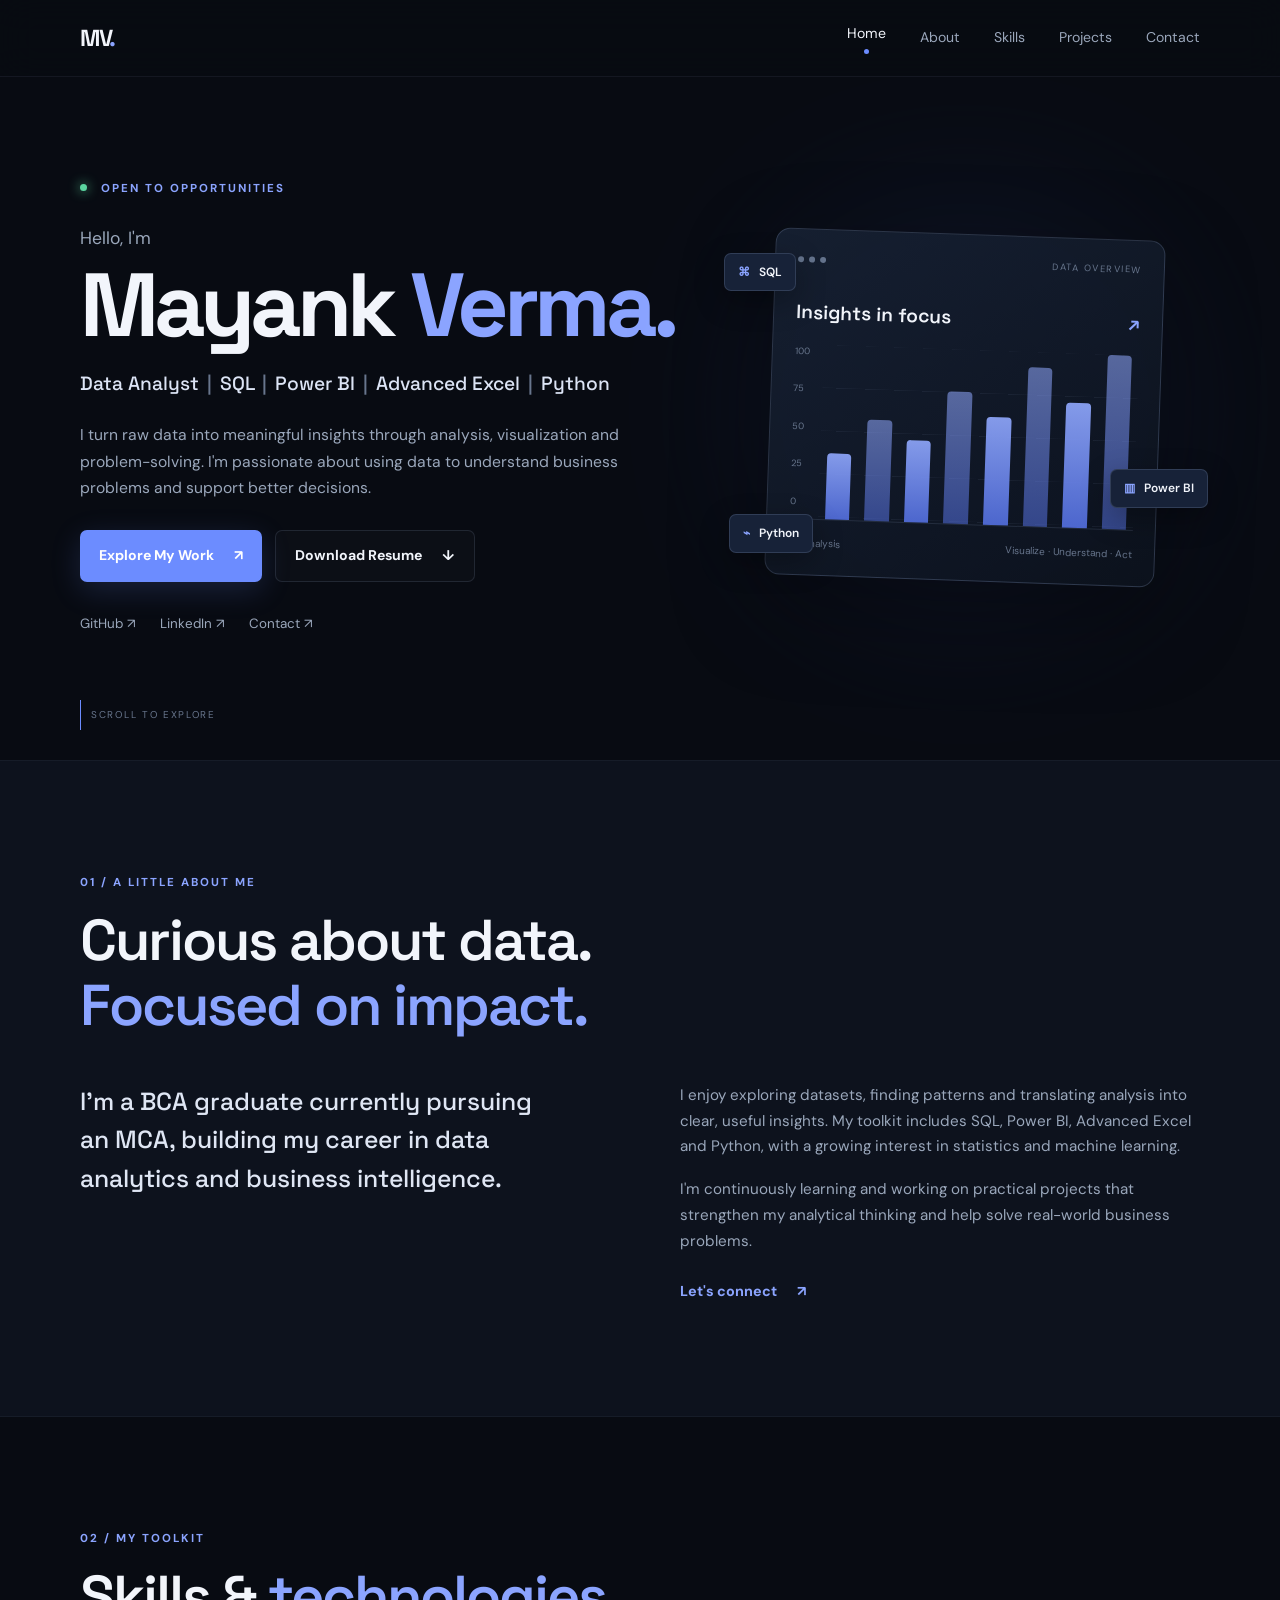
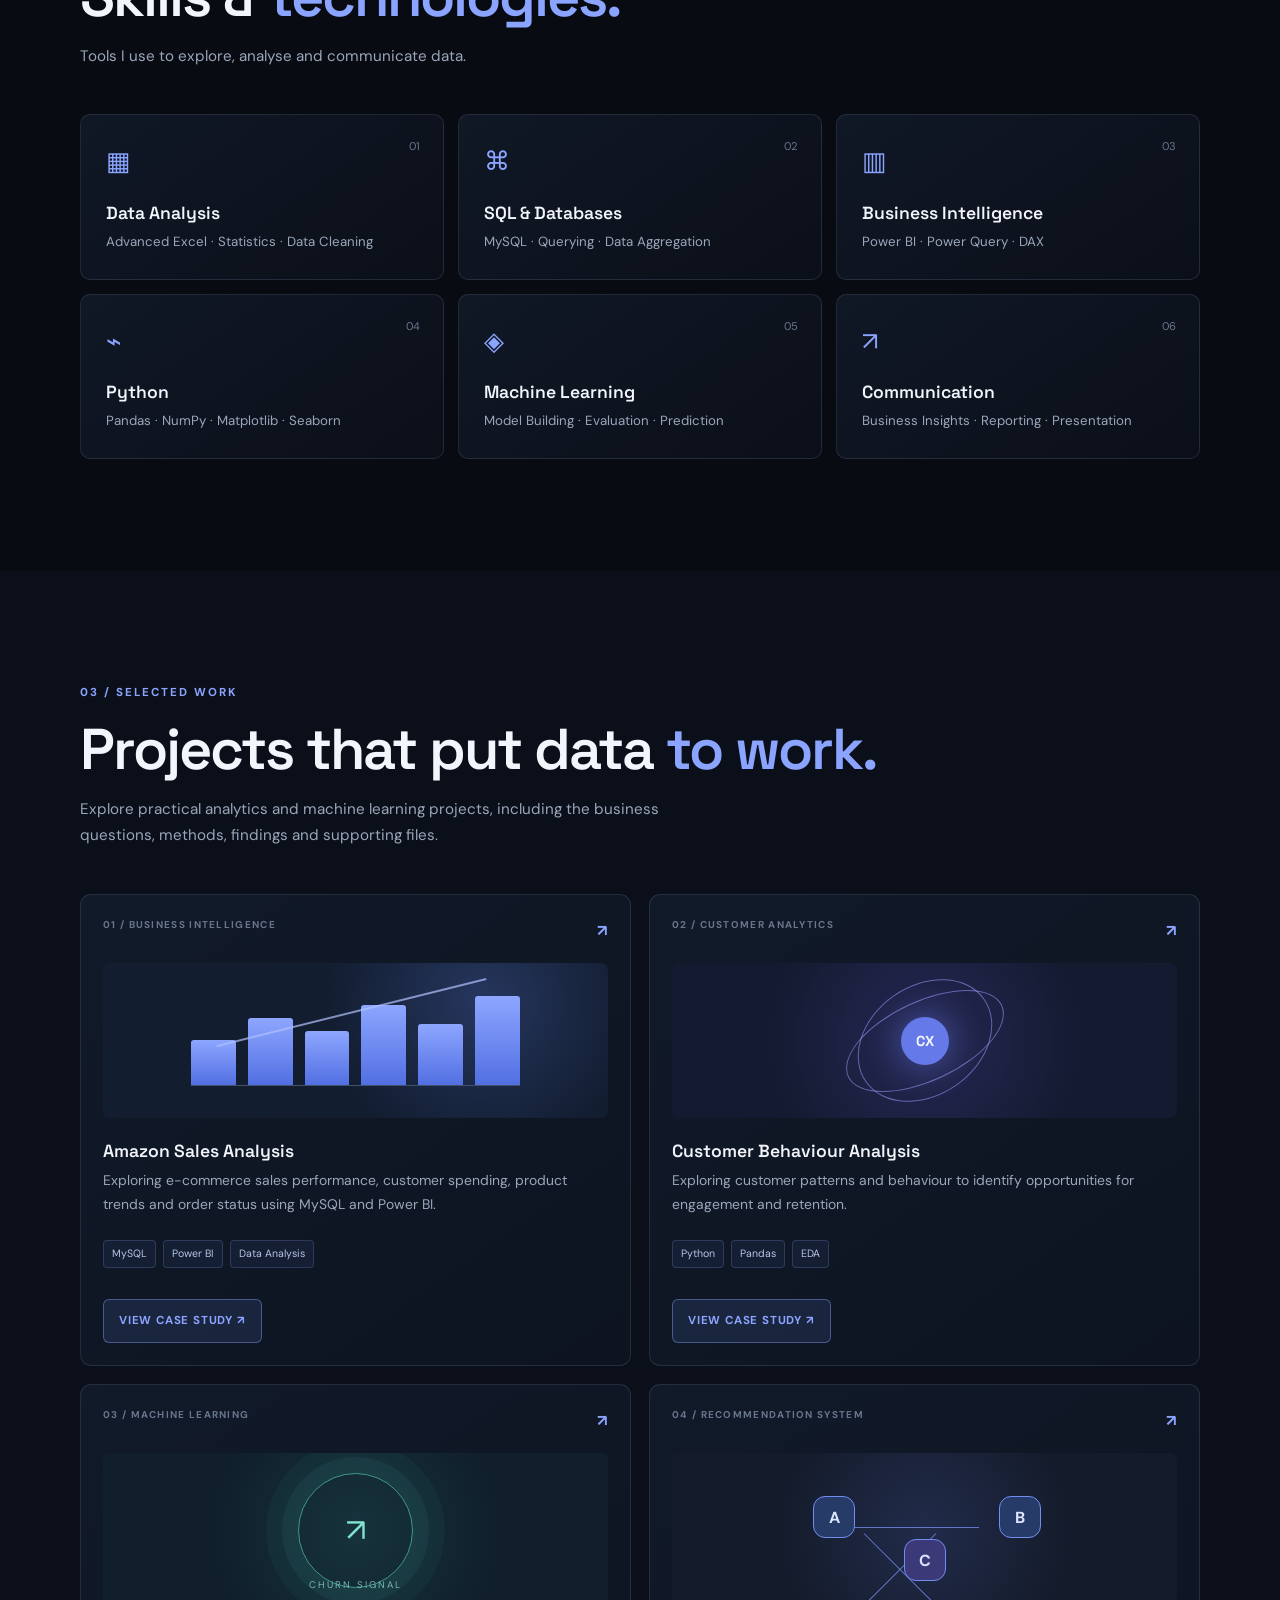
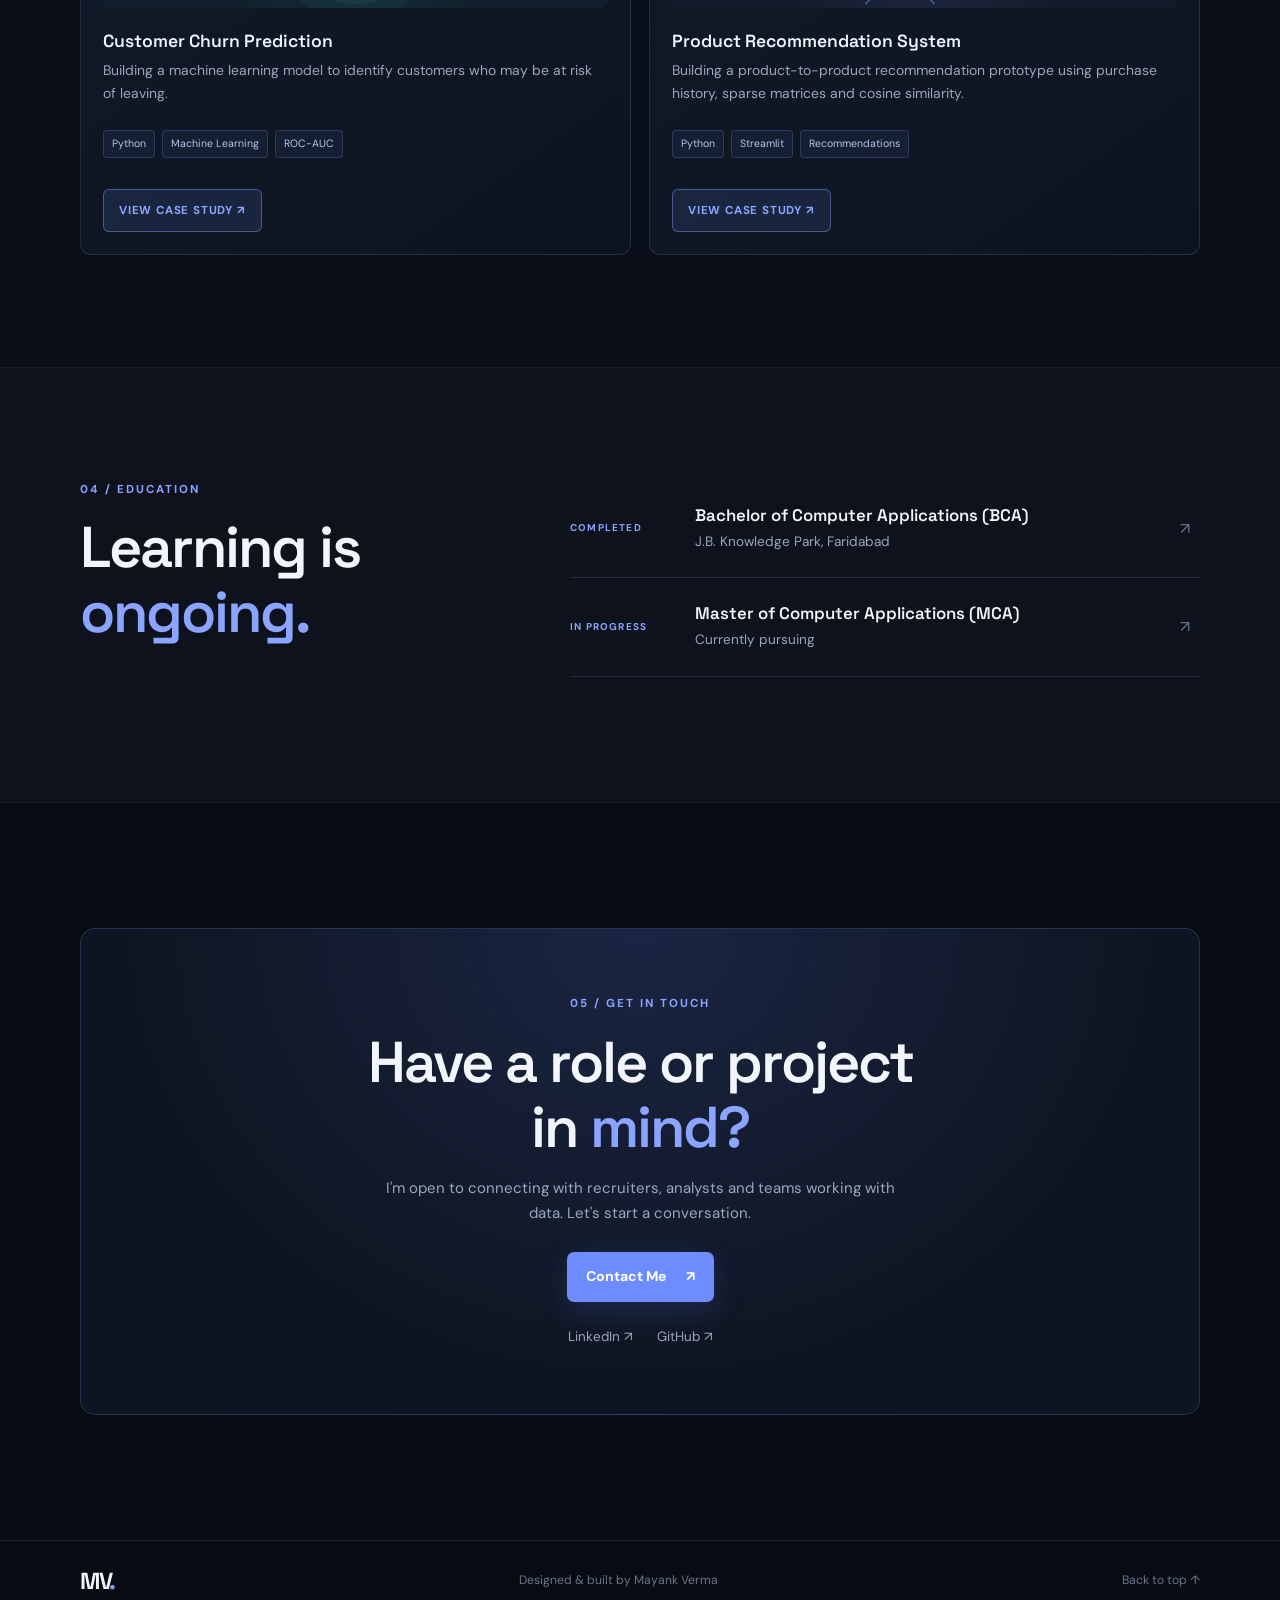
<file: index.html>
<!DOCTYPE html>
<html lang="en">
<head>
  <meta charset="UTF-8">
  <meta name="viewport" content="width=device-width, initial-scale=1.0">
  <meta name="description" content="Mayank Verma's portfolio showcasing data analytics, SQL, Power BI, Excel and Python projects.">
  <title>Mayank Verma | Data Analyst Portfolio</title>
  <link rel="preconnect" href="https://fonts.googleapis.com">
  <link rel="preconnect" href="https://fonts.gstatic.com" crossorigin>
  <link href="https://fonts.googleapis.com/css2?family=DM+Sans:wght@400;500;600;700&family=Space+Grotesk:wght@400;500;600;700&display=swap" rel="stylesheet">
  <link rel="stylesheet" href="style.css">
  <script src="script.js" defer></script>
</head>
<body>
  <header class="site-header">
    <nav class="nav container" aria-label="Main navigation">
      <a class="logo" href="#home" aria-label="Mayank Verma home">MV<span>.</span></a>
      <button class="menu-toggle" aria-label="Open navigation menu" aria-expanded="false">
        <span></span><span></span><span></span>
      </button>
      <div class="nav-links">
        <a href="#home" class="active">Home</a>
        <a href="#about">About</a>
        <a href="#skills">Skills</a>
        <a href="#projects">Projects</a>
        <a href="#contact">Contact</a>
      </div>
    </nav>
  </header>

  <main>
    <section class="hero section container" id="home">
      <div class="hero-copy">
        <p class="eyebrow"><span class="status-dot"></span> OPEN TO OPPORTUNITIES</p>
        <p class="intro-line">Hello, I'm</p>
        <h1>Mayank <span>Verma.</span></h1>
        <h2>Data Analyst <span class="divider">|</span> SQL <span class="divider">|</span> Power BI <span class="divider">|</span> Advanced Excel <span class="divider">|</span> Python</h2>
        <p class="hero-description">
          I turn raw data into meaningful insights through analysis, visualization
          and problem-solving. I'm passionate about using data to understand
          business problems and support better decisions.
        </p>
        <div class="hero-actions">
          <a class="button button-primary" href="#projects">Explore My Work <span aria-hidden="true">↗</span></a>
          <a class="button button-secondary" href="assets/resume.pdf" download>Download Resume <span aria-hidden="true">↓</span></a>
        </div>
        <div class="social-links">
          <a href="https://github.com/Mayank-Verma29" target="_blank" rel="noopener noreferrer">GitHub ↗</a>
          <a href="https://www.linkedin.com/in/mayank-verma-a609723b1/" target="_blank" rel="noopener noreferrer">LinkedIn ↗</a>
          <a href="#contact">Contact ↗</a>
        </div>
      </div>

      <div class="hero-visual" aria-label="Decorative data analytics illustration">
        <div class="visual-glow"></div>
        <div class="visual-card">
          <div class="visual-card-top">
            <span class="window-dots"><i></i><i></i><i></i></span>
            <span class="visual-label">DATA OVERVIEW</span>
          </div>
          <div class="chart-heading">Insights in focus<span>↗</span></div>
          <div class="chart">
            <div class="chart-y-labels"><span>100</span><span>75</span><span>50</span><span>25</span><span>0</span></div>
            <div class="chart-bars">
              <i style="--height: 38%"></i><i style="--height: 58%"></i>
              <i style="--height: 47%"></i><i style="--height: 76%"></i>
              <i style="--height: 62%"></i><i style="--height: 91%"></i>
              <i style="--height: 72%"></i><i style="--height: 100%"></i>
            </div>
          </div>
          <div class="chart-footer"><span><b></b> Analysis</span><span>Visualize · Understand · Act</span></div>
        </div>
        <div class="floating-tag tag-sql"><span>⌘</span> SQL</div>
        <div class="floating-tag tag-python"><span>⌁</span> Python</div>
        <div class="floating-tag tag-powerbi"><span>▥</span> Power BI</div>
      </div>
      <a class="scroll-cue" href="#about"><span></span> SCROLL TO EXPLORE</a>
    </section>

    <section class="section about-section" id="about">
      <div class="container">
        <div class="section-heading">
          <p class="eyebrow">01 / A LITTLE ABOUT ME</p>
          <h2>Curious about data.<br><span>Focused on impact.</span></h2>
        </div>
        <div class="about-grid">
          <p class="about-lead">I'm a BCA graduate currently pursuing an MCA, building my career in data analytics and business intelligence.</p>
          <div class="about-details">
            <p>I enjoy exploring datasets, finding patterns and translating analysis into clear, useful insights. My toolkit includes SQL, Power BI, Advanced Excel and Python, with a growing interest in statistics and machine learning.</p>
            <p>I'm continuously learning and working on practical projects that strengthen my analytical thinking and help solve real-world business problems.</p>
            <a class="text-link" href="#contact">Let's connect <span>↗</span></a>
          </div>
        </div>
      </div>
    </section>

    <section class="section skills-section" id="skills">
      <div class="container">
        <div class="section-heading">
          <p class="eyebrow">02 / MY TOOLKIT</p>
          <h2>Skills & <span>technologies.</span></h2>
          <p class="section-subtitle">Tools I use to explore, analyse and communicate data.</p>
        </div>
        <div class="skills-grid">
          <article class="skill-card"><span class="skill-number">01</span><div class="skill-icon">▦</div><h3>Data Analysis</h3><p>Advanced Excel · Statistics · Data Cleaning</p></article>
          <article class="skill-card"><span class="skill-number">02</span><div class="skill-icon">⌘</div><h3>SQL & Databases</h3><p>MySQL · Querying · Data Aggregation</p></article>
          <article class="skill-card"><span class="skill-number">03</span><div class="skill-icon">▥</div><h3>Business Intelligence</h3><p>Power BI · Power Query · DAX</p></article>
          <article class="skill-card"><span class="skill-number">04</span><div class="skill-icon">⌁</div><h3>Python</h3><p>Pandas · NumPy · Matplotlib · Seaborn</p></article>
          <article class="skill-card"><span class="skill-number">05</span><div class="skill-icon">◈</div><h3>Machine Learning</h3><p>Model Building · Evaluation · Prediction</p></article>
          <article class="skill-card"><span class="skill-number">06</span><div class="skill-icon">↗</div><h3>Communication</h3><p>Business Insights · Reporting · Presentation</p></article>
        </div>
      </div>
    </section>

    <section class="section projects-section" id="projects">
      <div class="container">
        <div class="section-heading">
          <p class="eyebrow">03 / SELECTED WORK</p>
          <h2>Projects that put data <span>to work.</span></h2>
          <p class="section-subtitle">Explore practical analytics and machine learning projects, including the business questions, methods, findings and supporting files.</p>
        </div>
        <div class="projects-grid">
          <article class="project-card">
            <div class="project-top"><span>01 / BUSINESS INTELLIGENCE</span><span class="project-arrow">↗</span></div>
            <div class="project-art art-sales"><div class="mini-bars"><i></i><i></i><i></i><i></i><i></i><i></i></div><div class="mini-line"></div></div>
            <h3>Amazon Sales Analysis</h3><p>Exploring e-commerce sales performance, customer spending, product trends and order status using MySQL and Power BI.</p>
            <div class="tags"><span>MySQL</span><span>Power BI</span><span>Data Analysis</span></div>
            <a class="project-status project-link" href="amazon-sales-analysis.html">VIEW CASE STUDY ↗</a>
          </article>
          <article class="project-card">
            <div class="project-top"><span>02 / CUSTOMER ANALYTICS</span><span class="project-arrow">↗</span></div>
            <div class="project-art art-customer"><div class="orbit orbit-one"></div><div class="orbit orbit-two"></div><div class="orbit-core">CX</div></div>
            <h3>Customer Behaviour Analysis</h3><p>Exploring customer patterns and behaviour to identify opportunities for engagement and retention.</p>
            <div class="tags"><span>Python</span><span>Pandas</span><span>EDA</span></div>
            <a class="project-status project-link" href="customer-behaviour-analysis.html">VIEW CASE STUDY ↗</a>
          </article>
          <article class="project-card">
            <div class="project-top"><span>03 / MACHINE LEARNING</span><span class="project-arrow">↗</span></div>
            <div class="project-art art-churn"><div class="pulse-ring"></div><div class="pulse-core">↗</div><div class="pulse-caption">CHURN SIGNAL</div></div>
            <h3>Customer Churn Prediction</h3><p>Building a machine learning model to identify customers who may be at risk of leaving.</p>
            <div class="tags"><span>Python</span><span>Machine Learning</span><span>ROC-AUC</span></div>
            <a class="project-status project-link" href="customer-churn-prediction.html">VIEW CASE STUDY ↗</a>
          </article>
          <article class="project-card">
            <div class="project-top"><span>04 / RECOMMENDATION SYSTEM</span><span class="project-arrow">↗</span></div>
            <div class="project-art art-recommend"><div class="rec-node node-a">A</div><div class="rec-node node-b">B</div><div class="rec-node node-c">C</div><div class="rec-link link-a"></div><div class="rec-link link-b"></div><div class="rec-link link-c"></div></div>
            <h3>Product Recommendation System</h3><p>Building a product-to-product recommendation prototype using purchase history, sparse matrices and cosine similarity.</p>
            <div class="tags"><span>Python</span><span>Streamlit</span><span>Recommendations</span></div>
            <a class="project-status project-link" href="product-recommendation-system.html">VIEW CASE STUDY ↗</a>
          </article>
        </div>
      </div>
    </section>

    <section class="section education-section" id="education">
      <div class="container education-wrap">
        <div class="section-heading">
          <p class="eyebrow">04 / EDUCATION</p>
          <h2>Learning is <span>ongoing.</span></h2>
        </div>
        <div class="education-list">
          <article><span class="education-year">COMPLETED</span><div><h3>Bachelor of Computer Applications (BCA)</h3><p>J.B. Knowledge Park, Faridabad</p></div><span class="education-mark">↗</span></article>
          <article><span class="education-year">IN PROGRESS</span><div><h3>Master of Computer Applications (MCA)</h3><p>Currently pursuing</p></div><span class="education-mark">↗</span></article>
        </div>
      </div>
    </section>

    <section class="section contact-section" id="contact">
      <div class="container contact-box">
        <p class="eyebrow">05 / GET IN TOUCH</p>
        <h2>Have a role or project<br>in <span>mind?</span></h2>
        <p>I'm open to connecting with recruiters, analysts and teams working with data. Let's start a conversation.</p>
        <a class="button button-primary" href="mailto:Mayankverma290404@gmail.com">Contact Me <span aria-hidden="true">↗</span></a>
        <div class="contact-socials">
          <a href="https://www.linkedin.com/in/mayank-verma-a609723b1/" target="_blank" rel="noopener noreferrer">LinkedIn ↗</a>
          <a href="https://github.com/Mayank-Verma29" target="_blank" rel="noopener noreferrer">GitHub ↗</a>
        </div>
      </div>
    </section>
  </main>

  <footer class="footer">
    <div class="container footer-inner"><a class="logo" href="#home">MV<span>.</span></a><p>Designed & built by Mayank Verma</p><a href="#home">Back to top ↑</a></div>
  </footer>
</body>
</html>
</file>
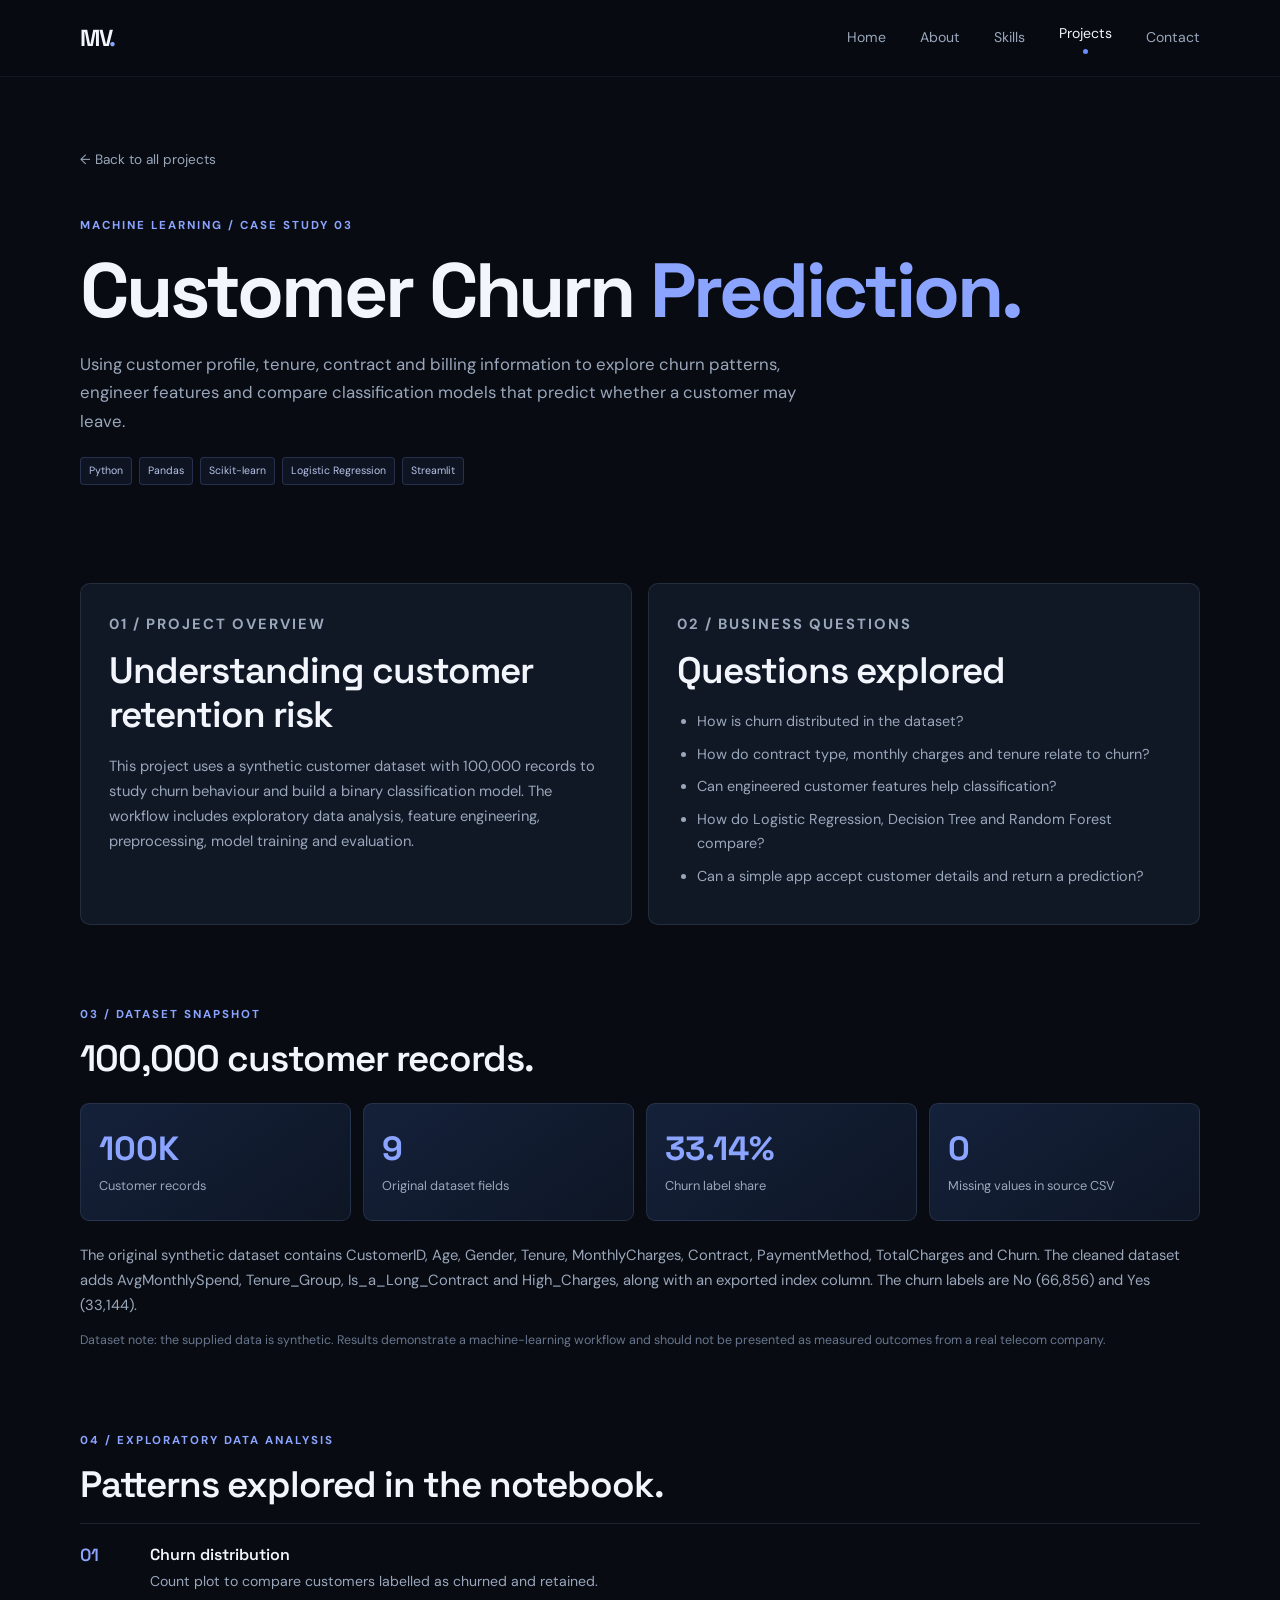
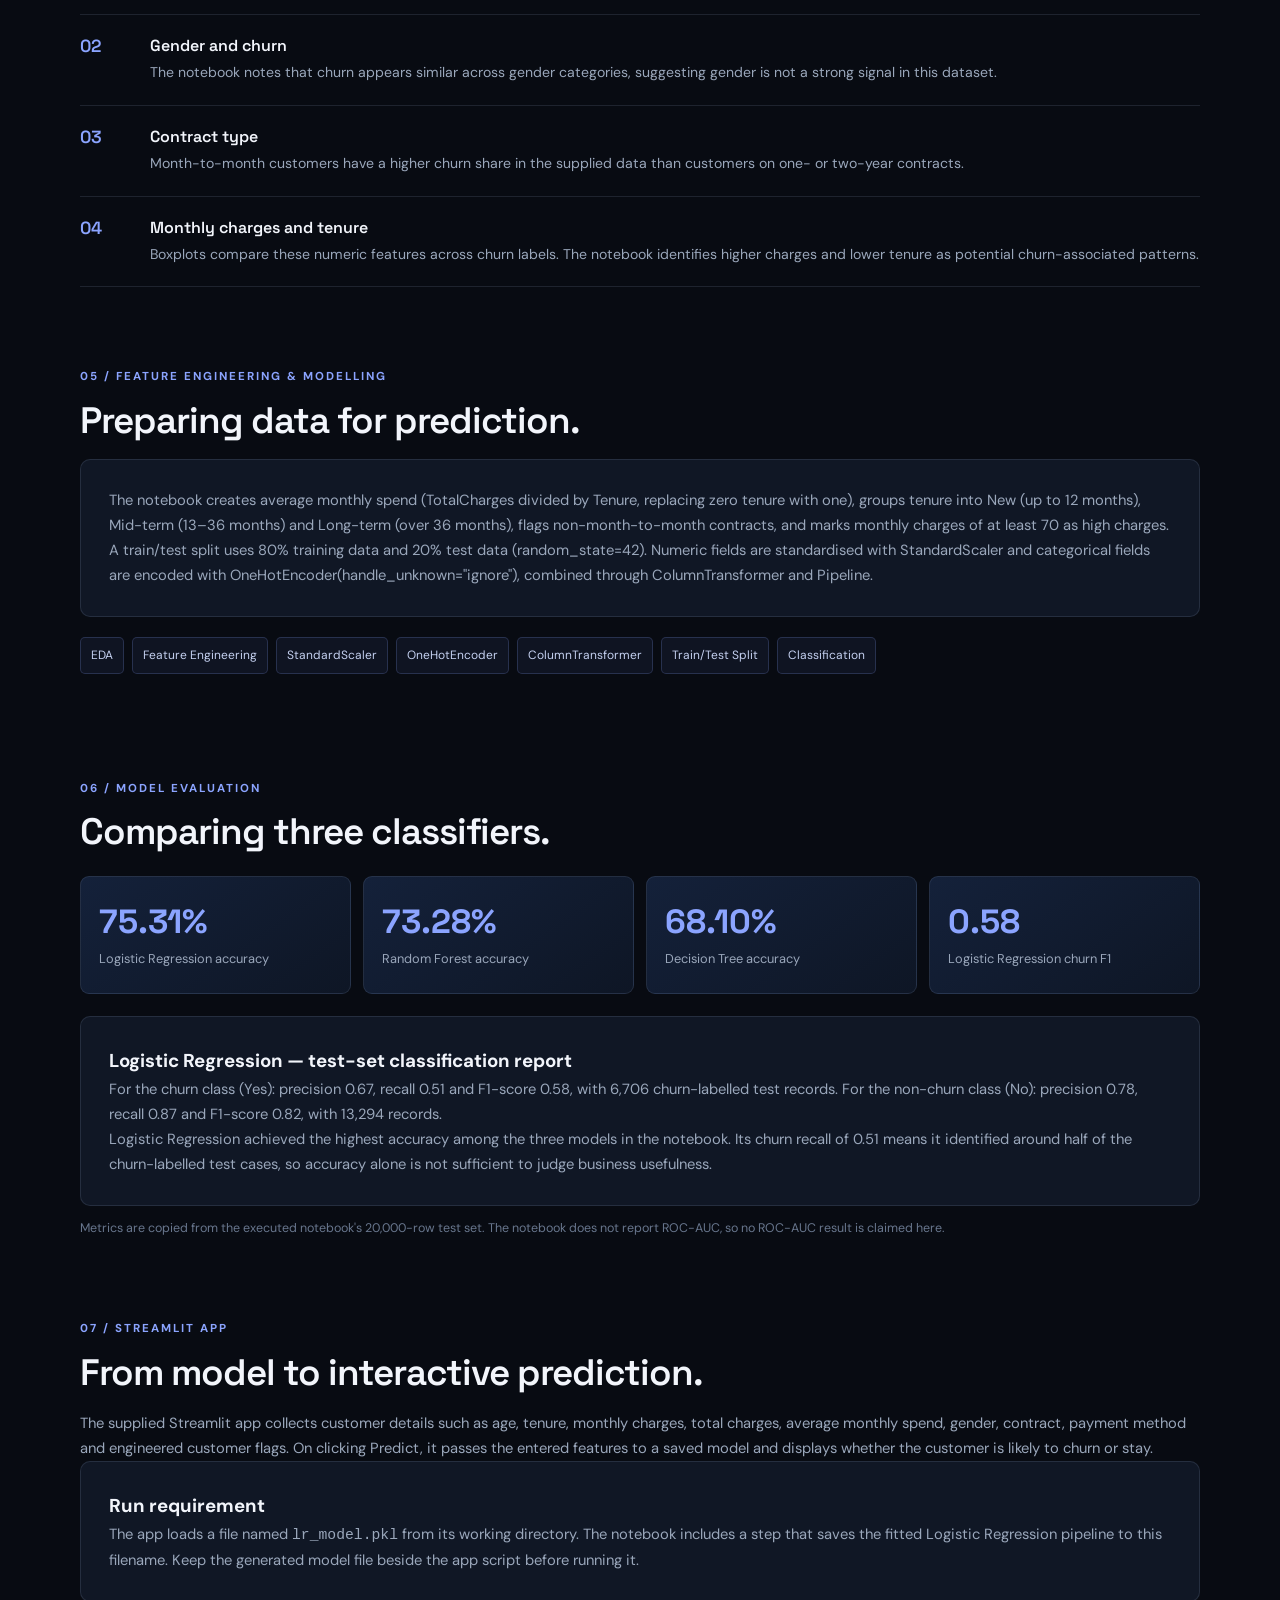
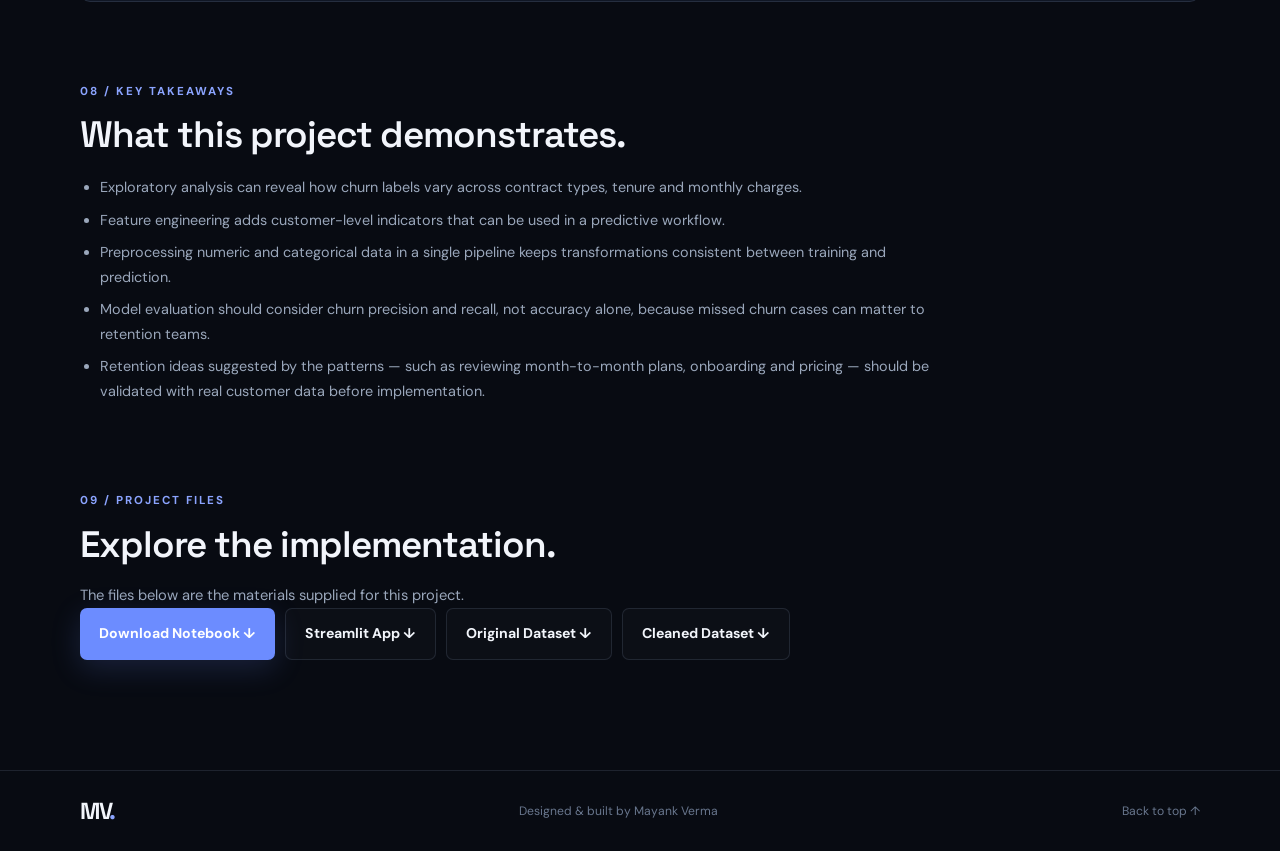
<file: customer-churn-prediction.html>
<!DOCTYPE html>
<html lang="en"><head><meta charset="UTF-8"><meta name="viewport" content="width=device-width, initial-scale=1.0">
<meta name="description" content="Customer Churn Prediction project by Mayank Verma using Python and machine learning.">
<title>Customer Churn Prediction | Mayank Verma</title>
<link rel="preconnect" href="https://fonts.googleapis.com"><link rel="preconnect" href="https://fonts.gstatic.com" crossorigin>
<link href="https://fonts.googleapis.com/css2?family=DM+Sans:wght@400;500;600;700&family=Space+Grotesk:wght@400;500;600;700&display=swap" rel="stylesheet">
<link rel="stylesheet" href="style.css"><link rel="stylesheet" href="project.css"></head><body>
<header class="site-header"><nav class="nav container"><a class="logo" href="index.html">MV<span>.</span></a><div class="nav-links"><a href="index.html#home">Home</a><a href="index.html#about">About</a><a href="index.html#skills">Skills</a><a class="active" href="index.html#projects">Projects</a><a href="index.html#contact">Contact</a></div></nav></header>
<main><section class="case-hero container"><a class="back-link" href="index.html#projects">← Back to all projects</a><p class="eyebrow">MACHINE LEARNING / CASE STUDY 03</p>
<h1>Customer Churn <span>Prediction.</span></h1><p class="case-intro">Using customer profile, tenure, contract and billing information to explore churn patterns, engineer features and compare classification models that predict whether a customer may leave.</p>
<div class="tags"><span>Python</span><span>Pandas</span><span>Scikit-learn</span><span>Logistic Regression</span><span>Streamlit</span></div></section>

<section class="container case-section"><div class="case-grid"><article class="case-panel"><p class="eyebrow">01 / PROJECT OVERVIEW</p><h2>Understanding customer retention risk</h2><p>This project uses a synthetic customer dataset with 100,000 records to study churn behaviour and build a binary classification model. The workflow includes exploratory data analysis, feature engineering, preprocessing, model training and evaluation.</p></article>
<article class="case-panel"><p class="eyebrow">02 / BUSINESS QUESTIONS</p><h2>Questions explored</h2><ul><li>How is churn distributed in the dataset?</li><li>How do contract type, monthly charges and tenure relate to churn?</li><li>Can engineered customer features help classification?</li><li>How do Logistic Regression, Decision Tree and Random Forest compare?</li><li>Can a simple app accept customer details and return a prediction?</li></ul></article></div></section>

<section class="container case-section"><p class="eyebrow">03 / DATASET SNAPSHOT</p><h2 class="case-heading">100,000 customer records.</h2><div class="metric-grid">
<div class="metric"><strong>100K</strong><span>Customer records</span></div><div class="metric"><strong>9</strong><span>Original dataset fields</span></div><div class="metric"><strong>33.14%</strong><span>Churn label share</span></div><div class="metric"><strong>0</strong><span>Missing values in source CSV</span></div></div>
<p class="case-copy">The original synthetic dataset contains CustomerID, Age, Gender, Tenure, MonthlyCharges, Contract, PaymentMethod, TotalCharges and Churn. The cleaned dataset adds AvgMonthlySpend, Tenure_Group, Is_a_Long_Contract and High_Charges, along with an exported index column. The churn labels are No (66,856) and Yes (33,144).</p>
<p class="data-note">Dataset note: the supplied data is synthetic. Results demonstrate a machine-learning workflow and should not be presented as measured outcomes from a real telecom company.</p></section>

<section class="container case-section"><p class="eyebrow">04 / EXPLORATORY DATA ANALYSIS</p><h2 class="case-heading">Patterns explored in the notebook.</h2><div class="visual-list">
<article><span class="visual-index">01</span><div><h3>Churn distribution</h3><p>Count plot to compare customers labelled as churned and retained.</p></div></article>
<article><span class="visual-index">02</span><div><h3>Gender and churn</h3><p>The notebook notes that churn appears similar across gender categories, suggesting gender is not a strong signal in this dataset.</p></div></article>
<article><span class="visual-index">03</span><div><h3>Contract type</h3><p>Month-to-month customers have a higher churn share in the supplied data than customers on one- or two-year contracts.</p></div></article>
<article><span class="visual-index">04</span><div><h3>Monthly charges and tenure</h3><p>Boxplots compare these numeric features across churn labels. The notebook identifies higher charges and lower tenure as potential churn-associated patterns.</p></div></article>
</div></section>

<section class="container case-section"><p class="eyebrow">05 / FEATURE ENGINEERING & MODELLING</p><h2 class="case-heading">Preparing data for prediction.</h2>
<div class="case-panel"><p class="case-copy">The notebook creates average monthly spend (TotalCharges divided by Tenure, replacing zero tenure with one), groups tenure into New (up to 12 months), Mid-term (13–36 months) and Long-term (over 36 months), flags non-month-to-month contracts, and marks monthly charges of at least 70 as high charges.</p>
<p class="case-copy">A train/test split uses 80% training data and 20% test data (random_state=42). Numeric fields are standardised with StandardScaler and categorical fields are encoded with OneHotEncoder(handle_unknown="ignore"), combined through ColumnTransformer and Pipeline.</p></div>
<div class="sql-tags"><span>EDA</span><span>Feature Engineering</span><span>StandardScaler</span><span>OneHotEncoder</span><span>ColumnTransformer</span><span>Train/Test Split</span><span>Classification</span></div></section>

<section class="container case-section"><p class="eyebrow">06 / MODEL EVALUATION</p><h2 class="case-heading">Comparing three classifiers.</h2>
<div class="metric-grid"><div class="metric"><strong>75.31%</strong><span>Logistic Regression accuracy</span></div><div class="metric"><strong>73.28%</strong><span>Random Forest accuracy</span></div><div class="metric"><strong>68.10%</strong><span>Decision Tree accuracy</span></div><div class="metric"><strong>0.58</strong><span>Logistic Regression churn F1</span></div></div>
<div class="case-panel"><h3>Logistic Regression — test-set classification report</h3><p class="case-copy">For the churn class (Yes): precision 0.67, recall 0.51 and F1-score 0.58, with 6,706 churn-labelled test records. For the non-churn class (No): precision 0.78, recall 0.87 and F1-score 0.82, with 13,294 records.</p><p class="case-copy">Logistic Regression achieved the highest accuracy among the three models in the notebook. Its churn recall of 0.51 means it identified around half of the churn-labelled test cases, so accuracy alone is not sufficient to judge business usefulness.</p></div>
<p class="data-note">Metrics are copied from the executed notebook's 20,000-row test set. The notebook does not report ROC-AUC, so no ROC-AUC result is claimed here.</p></section>

<section class="container case-section"><p class="eyebrow">07 / STREAMLIT APP</p><h2 class="case-heading">From model to interactive prediction.</h2>
<p class="case-copy">The supplied Streamlit app collects customer details such as age, tenure, monthly charges, total charges, average monthly spend, gender, contract, payment method and engineered customer flags. On clicking Predict, it passes the entered features to a saved model and displays whether the customer is likely to churn or stay.</p>
<div class="case-panel"><h3>Run requirement</h3><p class="case-copy">The app loads a file named <code>lr_model.pkl</code> from its working directory. The notebook includes a step that saves the fitted Logistic Regression pipeline to this filename. Keep the generated model file beside the app script before running it.</p></div></section>

<section class="container case-section"><p class="eyebrow">08 / KEY TAKEAWAYS</p><h2 class="case-heading">What this project demonstrates.</h2>
<ul class="recommendations"><li>Exploratory analysis can reveal how churn labels vary across contract types, tenure and monthly charges.</li><li>Feature engineering adds customer-level indicators that can be used in a predictive workflow.</li><li>Preprocessing numeric and categorical data in a single pipeline keeps transformations consistent between training and prediction.</li><li>Model evaluation should consider churn precision and recall, not accuracy alone, because missed churn cases can matter to retention teams.</li><li>Retention ideas suggested by the patterns — such as reviewing month-to-month plans, onboarding and pricing — should be validated with real customer data before implementation.</li></ul></section>

<section class="container case-section final-case"><p class="eyebrow">09 / PROJECT FILES</p><h2 class="case-heading">Explore the implementation.</h2><p class="case-copy">The files below are the materials supplied for this project.</p>
<div class="download-row"><a class="button button-primary" href="assets/customer-churn-prediction/Customer_Churn_Prediction.ipynb" download>Download Notebook ↓</a>
<a class="button button-secondary" href="assets/customer-churn-prediction/Customer_Churn_app.py" download>Streamlit App ↓</a>
<a class="button button-secondary" href="assets/customer-churn-prediction/synthetic_customer_churn_100k.csv" download>Original Dataset ↓</a>
<a class="button button-secondary" href="assets/customer-churn-prediction/customer_churn_cleaned.csv" download>Cleaned Dataset ↓</a></div></section></main>
<footer class="footer"><div class="container footer-inner"><a class="logo" href="index.html">MV<span>.</span></a><p>Designed & built by Mayank Verma</p><a href="#">Back to top ↑</a></div></footer></body></html>
</file>
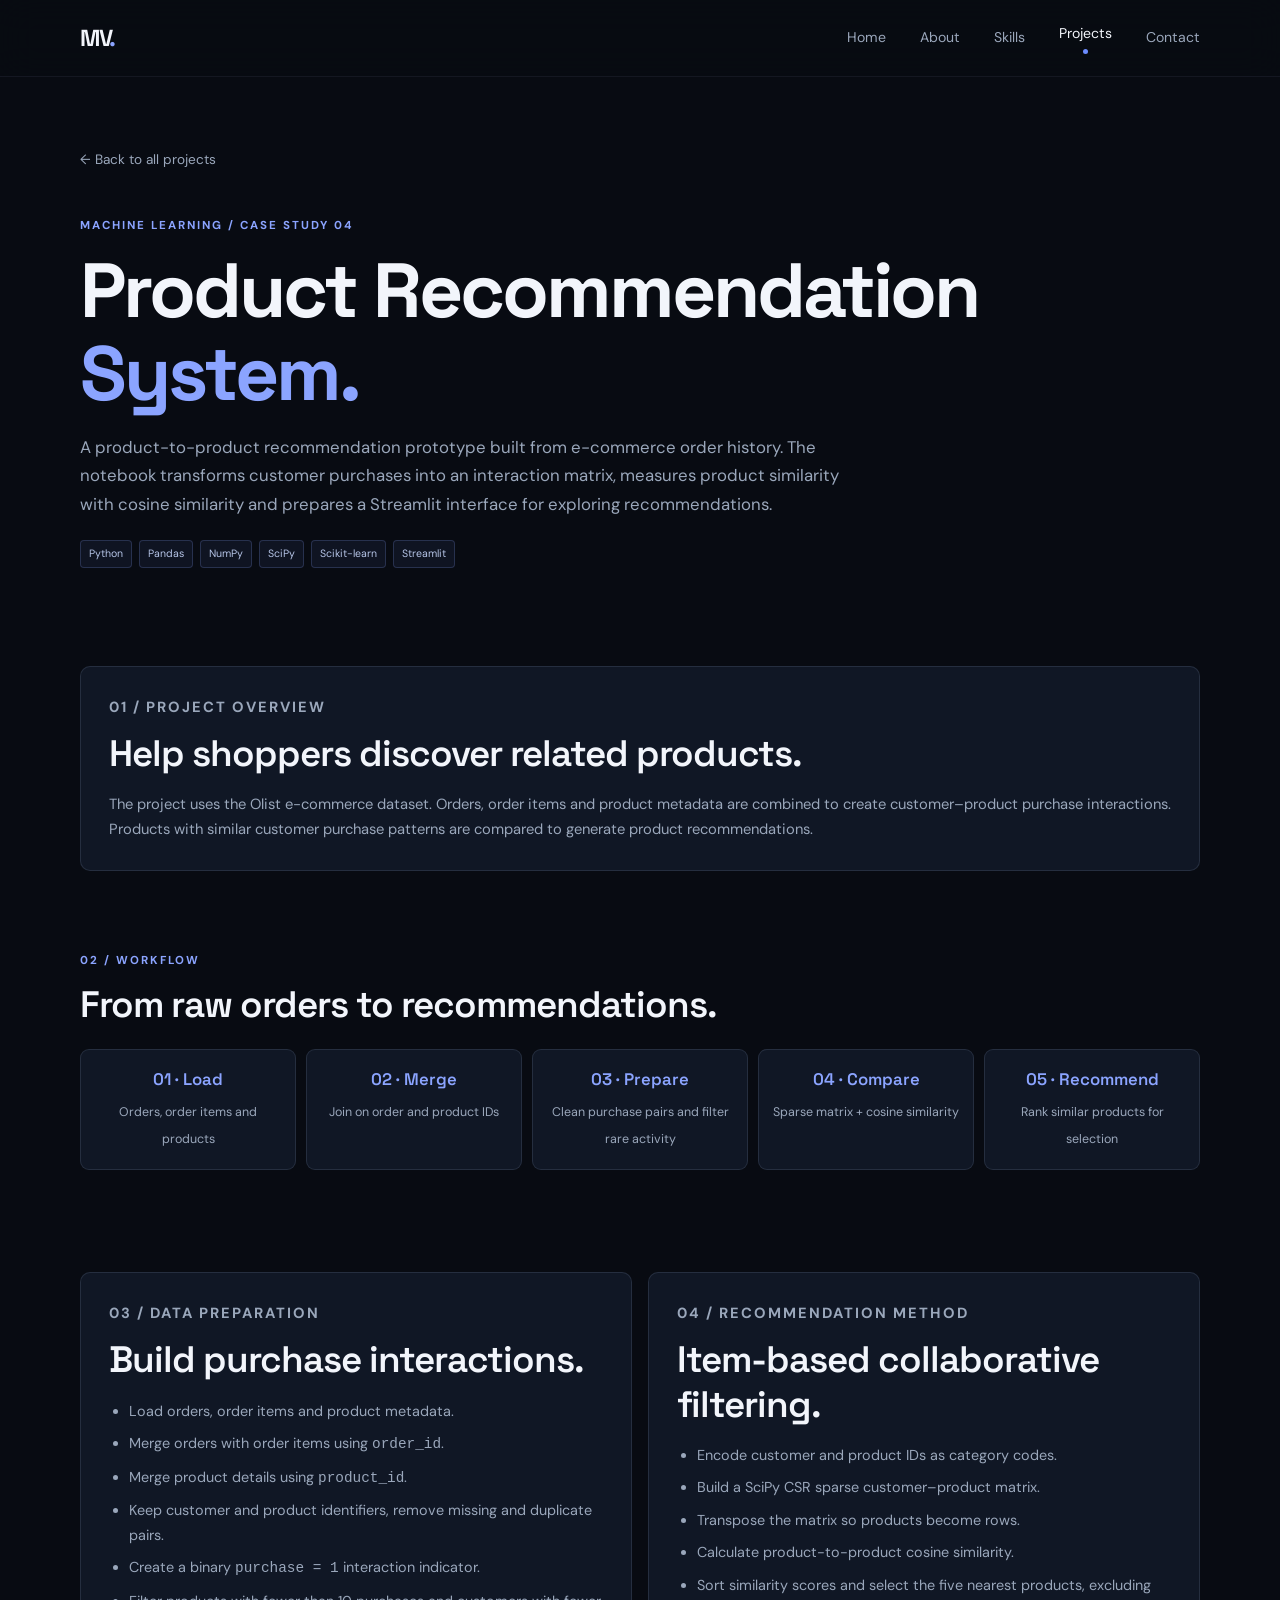
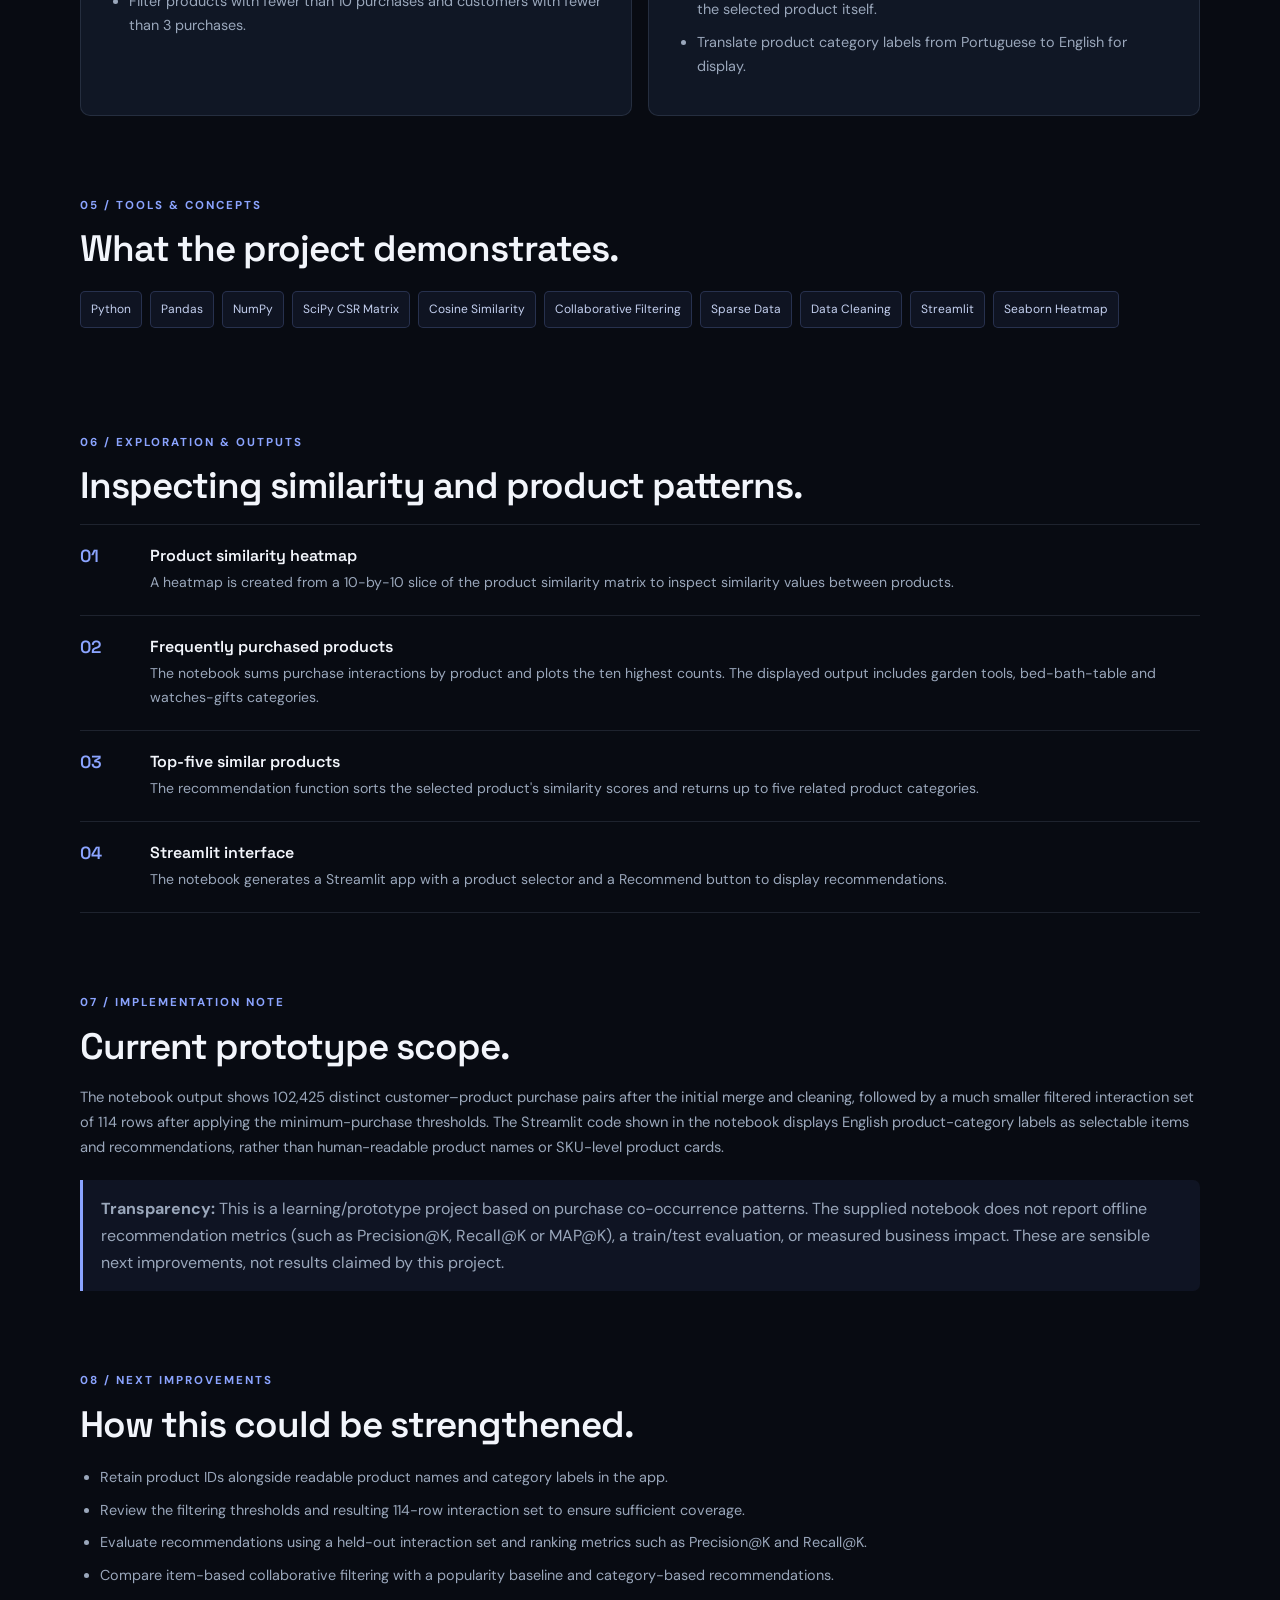
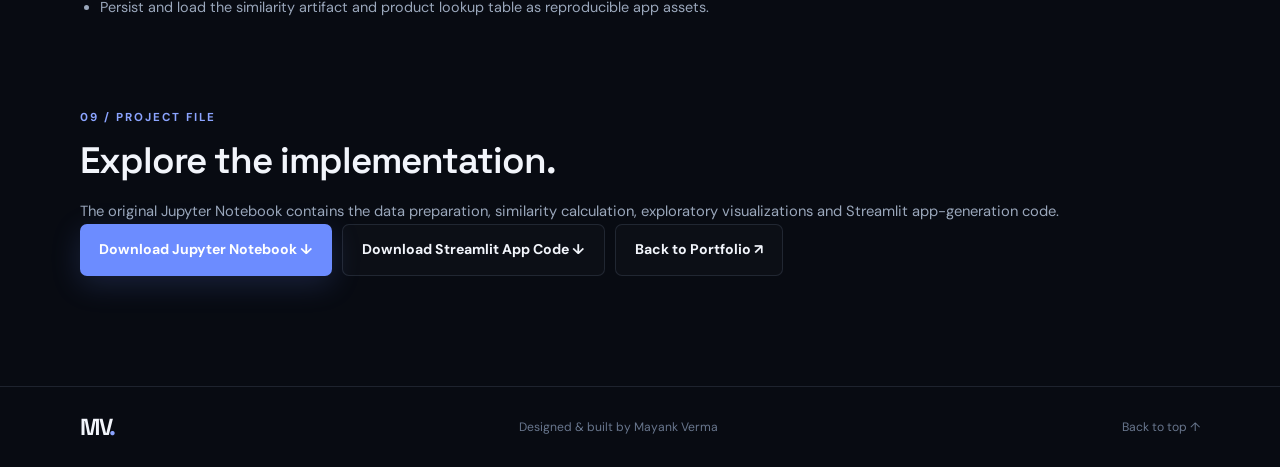
<file: product-recommendation-system.html>
<!DOCTYPE html>
<html lang="en">
<head>
<meta charset="UTF-8"><meta name="viewport" content="width=device-width, initial-scale=1.0">
<meta name="description" content="Product Recommendation System case study by Mayank Verma using Python, pandas, SciPy, cosine similarity and Streamlit.">
<title>Product Recommendation System | Mayank Verma</title>
<link rel="preconnect" href="https://fonts.googleapis.com"><link rel="preconnect" href="https://fonts.gstatic.com" crossorigin>
<link href="https://fonts.googleapis.com/css2?family=DM+Sans:wght@400;500;600;700&family=Space+Grotesk:wght@400;500;600;700&display=swap" rel="stylesheet">
<link rel="stylesheet" href="style.css"><link rel="stylesheet" href="project.css">
<style>
.reco-flow{display:grid;grid-template-columns:repeat(5,1fr);gap:10px;margin:22px 0}
.reco-step{border:1px solid var(--line);background:var(--card);border-radius:9px;padding:18px 12px;text-align:center}
.reco-step b{display:block;color:var(--accent-bright);font:600 1.05rem var(--font-heading);margin-bottom:7px}
.reco-step span{color:var(--muted);font-size:.78rem}
.callout{border-left:3px solid var(--accent-bright);padding:15px 18px;background:rgba(108,140,255,.07);color:var(--muted);border-radius:0 7px 7px 0;margin-top:20px}
@media(max-width:700px){.reco-flow{grid-template-columns:1fr 1fr}.reco-step:last-child{grid-column:span 2}}
</style>
</head>
<body>
<header class="site-header"><nav class="nav container"><a class="logo" href="index.html">MV<span>.</span></a>
<div class="nav-links"><a href="index.html#home">Home</a><a href="index.html#about">About</a><a href="index.html#skills">Skills</a><a class="active" href="index.html#projects">Projects</a><a href="index.html#contact">Contact</a></div></nav></header>
<main>
<section class="case-hero container"><a class="back-link" href="index.html#projects">← Back to all projects</a>
<p class="eyebrow">MACHINE LEARNING / CASE STUDY 04</p><h1>Product Recommendation <span>System.</span></h1>
<p class="case-intro">A product-to-product recommendation prototype built from e-commerce order history. The notebook transforms customer purchases into an interaction matrix, measures product similarity with cosine similarity and prepares a Streamlit interface for exploring recommendations.</p>
<div class="tags"><span>Python</span><span>Pandas</span><span>NumPy</span><span>SciPy</span><span>Scikit-learn</span><span>Streamlit</span></div></section>

<section class="container case-section"><div class="case-panel"><p class="eyebrow">01 / PROJECT OVERVIEW</p><h2>Help shoppers discover related products.</h2>
<p>The project uses the Olist e-commerce dataset. Orders, order items and product metadata are combined to create customer–product purchase interactions. Products with similar customer purchase patterns are compared to generate product recommendations.</p></div></section>

<section class="container case-section"><p class="eyebrow">02 / WORKFLOW</p><h2 class="case-heading">From raw orders to recommendations.</h2>
<div class="reco-flow"><div class="reco-step"><b>01 · Load</b><span>Orders, order items and products</span></div><div class="reco-step"><b>02 · Merge</b><span>Join on order and product IDs</span></div><div class="reco-step"><b>03 · Prepare</b><span>Clean purchase pairs and filter rare activity</span></div><div class="reco-step"><b>04 · Compare</b><span>Sparse matrix + cosine similarity</span></div><div class="reco-step"><b>05 · Recommend</b><span>Rank similar products for selection</span></div></div>
</section>

<section class="container case-section"><div class="case-grid">
<article class="case-panel"><p class="eyebrow">03 / DATA PREPARATION</p><h2>Build purchase interactions.</h2><ul><li>Load orders, order items and product metadata.</li><li>Merge orders with order items using <code>order_id</code>.</li><li>Merge product details using <code>product_id</code>.</li><li>Keep customer and product identifiers, remove missing and duplicate pairs.</li><li>Create a binary <code>purchase = 1</code> interaction indicator.</li><li>Filter products with fewer than 10 purchases and customers with fewer than 3 purchases.</li></ul></article>
<article class="case-panel"><p class="eyebrow">04 / RECOMMENDATION METHOD</p><h2>Item-based collaborative filtering.</h2><ul><li>Encode customer and product IDs as category codes.</li><li>Build a SciPy CSR sparse customer–product matrix.</li><li>Transpose the matrix so products become rows.</li><li>Calculate product-to-product cosine similarity.</li><li>Sort similarity scores and select the five nearest products, excluding the selected product itself.</li><li>Translate product category labels from Portuguese to English for display.</li></ul></article>
</div></section>

<section class="container case-section"><p class="eyebrow">05 / TOOLS & CONCEPTS</p><h2 class="case-heading">What the project demonstrates.</h2>
<div class="sql-tags"><span>Python</span><span>Pandas</span><span>NumPy</span><span>SciPy CSR Matrix</span><span>Cosine Similarity</span><span>Collaborative Filtering</span><span>Sparse Data</span><span>Data Cleaning</span><span>Streamlit</span><span>Seaborn Heatmap</span></div>
</section>

<section class="container case-section"><p class="eyebrow">06 / EXPLORATION & OUTPUTS</p><h2 class="case-heading">Inspecting similarity and product patterns.</h2>
<div class="visual-list">
<article><span class="visual-index">01</span><div><h3>Product similarity heatmap</h3><p>A heatmap is created from a 10-by-10 slice of the product similarity matrix to inspect similarity values between products.</p></div></article>
<article><span class="visual-index">02</span><div><h3>Frequently purchased products</h3><p>The notebook sums purchase interactions by product and plots the ten highest counts. The displayed output includes garden tools, bed-bath-table and watches-gifts categories.</p></div></article>
<article><span class="visual-index">03</span><div><h3>Top-five similar products</h3><p>The recommendation function sorts the selected product's similarity scores and returns up to five related product categories.</p></div></article>
<article><span class="visual-index">04</span><div><h3>Streamlit interface</h3><p>The notebook generates a Streamlit app with a product selector and a Recommend button to display recommendations.</p></div></article>
</div></section>

<section class="container case-section"><p class="eyebrow">07 / IMPLEMENTATION NOTE</p><h2 class="case-heading">Current prototype scope.</h2>
<p class="case-copy">The notebook output shows 102,425 distinct customer–product purchase pairs after the initial merge and cleaning, followed by a much smaller filtered interaction set of 114 rows after applying the minimum-purchase thresholds. The Streamlit code shown in the notebook displays English product-category labels as selectable items and recommendations, rather than human-readable product names or SKU-level product cards.</p>
<div class="callout"><strong>Transparency:</strong> This is a learning/prototype project based on purchase co-occurrence patterns. The supplied notebook does not report offline recommendation metrics (such as Precision@K, Recall@K or MAP@K), a train/test evaluation, or measured business impact. These are sensible next improvements, not results claimed by this project.</div>
</section>

<section class="container case-section"><p class="eyebrow">08 / NEXT IMPROVEMENTS</p><h2 class="case-heading">How this could be strengthened.</h2>
<ul class="recommendations"><li>Retain product IDs alongside readable product names and category labels in the app.</li><li>Review the filtering thresholds and resulting 114-row interaction set to ensure sufficient coverage.</li><li>Evaluate recommendations using a held-out interaction set and ranking metrics such as Precision@K and Recall@K.</li><li>Compare item-based collaborative filtering with a popularity baseline and category-based recommendations.</li><li>Persist and load the similarity artifact and product lookup table as reproducible app assets.</li></ul></section>

<section class="container case-section final-case"><p class="eyebrow">09 / PROJECT FILE</p><h2 class="case-heading">Explore the implementation.</h2>
<p class="case-copy">The original Jupyter Notebook contains the data preparation, similarity calculation, exploratory visualizations and Streamlit app-generation code.</p>
<div class="download-row"><a class="button button-primary" href="assets/product-recommendation-system/E-Commerce_Recommendation_System_Code.ipynb" download>Download Jupyter Notebook ↓</a>
<a class="button button-secondary" href="assets/product-recommendation-system/E-commerce_recommendation_app.py" download>Download Streamlit App Code ↓</a>
<a class="button button-secondary" href="index.html#projects">Back to Portfolio ↗</a></div>
</section>
</main>
<footer class="footer"><div class="container footer-inner"><a class="logo" href="index.html">MV<span>.</span></a><p>Designed & built by Mayank Verma</p><a href="#">Back to top ↑</a></div></footer>
</body></html>
</file>
<file: style.css>
/* ---------- Base ---------- */
:root {
  --bg: #080b12;
  --bg-soft: #0d121d;
  --card: #101725;
  --card-light: #141e2e;
  --text: #f2f5fb;
  --muted: #9aa7bb;
  --faint: #68768d;
  --accent: #6c8cff;
  --accent-bright: #8ba4ff;
  --line: rgba(160, 180, 220, 0.14);
  --font-body: "DM Sans", sans-serif;
  --font-heading: "Space Grotesk", sans-serif;
}
* { box-sizing: border-box; margin: 0; padding: 0; }
html { scroll-behavior: smooth; scroll-padding-top: 90px; }
body { background: var(--bg); color: var(--text); font-family: var(--font-body); line-height: 1.7; overflow-x: hidden; }
a { color: inherit; text-decoration: none; }
.container { width: min(1120px, calc(100% - 48px)); margin: 0 auto; }
.section { padding: 112px 0; }
::selection { background: var(--accent); color: white; }

/* ---------- Navigation ---------- */
.site-header { position: fixed; inset: 0 0 auto; z-index: 100; background: rgba(8, 11, 18, .82); backdrop-filter: blur(18px); border-bottom: 1px solid rgba(160,180,220,.08); }
.nav { height: 76px; display: flex; align-items: center; justify-content: space-between; }
.logo { font: 700 1.45rem var(--font-heading); letter-spacing: -1.5px; }
.logo span { color: var(--accent-bright); }
.nav-links { display: flex; gap: 34px; align-items: center; }
.nav-links a { color: var(--muted); font-size: .88rem; transition: color .2s; }
.nav-links a:hover, .nav-links a.active { color: var(--text); }
.nav-links a.active::after { content: ""; display: block; width: 5px; height: 5px; border-radius: 50%; background: var(--accent); margin: 3px auto 0; }
.menu-toggle { display: none; background: none; border: 0; cursor: pointer; }

/* ---------- Hero ---------- */
.hero { min-height: 760px; padding-top: 165px; padding-bottom: 110px; display: grid; grid-template-columns: 1.12fr .88fr; align-items: center; gap: 50px; position: relative; }
.eyebrow { color: var(--accent-bright); font-size: .72rem; font-weight: 700; letter-spacing: 2px; }
.status-dot { display: inline-block; width: 7px; height: 7px; background: #5bd6a0; border-radius: 50%; margin: 0 9px 1px 0; box-shadow: 0 0 12px #5bd6a0; }
.intro-line { color: var(--muted); font-size: 1.1rem; margin-top: 25px; }
.hero h1 { font: 700 clamp(3.5rem, 7vw, 6rem)/1.03 var(--font-heading); letter-spacing: -5px; margin: 5px 0 18px; }
.hero h1 span, .section-heading h2 span, .contact-box h2 span { color: var(--accent-bright); }
.hero h2 { max-width: 650px; font: 500 clamp(1rem, 1.5vw, 1.2rem)/1.6 var(--font-heading); color: #dce4f5; }
.divider { color: var(--faint); padding: 0 3px; }
.hero-description { color: var(--muted); max-width: 555px; margin: 22px 0 28px; font-size: .98rem; }
.hero-actions { display: flex; flex-wrap: wrap; gap: 13px; }
.button { display: inline-flex; align-items: center; justify-content: center; gap: 20px; padding: 13px 19px; border-radius: 7px; font-size: .88rem; font-weight: 700; transition: transform .2s, background .2s, border-color .2s; }
.button:hover { transform: translateY(-3px); }
.button-primary { background: var(--accent); color: white; box-shadow: 0 8px 30px rgba(108,140,255,.18); }
.button-primary:hover { background: #5879f3; }
.button-secondary { border: 1px solid var(--line); color: var(--text); background: rgba(255,255,255,.02); }
.button-secondary:hover { border-color: var(--accent); }
.social-links { display: flex; gap: 25px; margin-top: 31px; }
.social-links a, .contact-socials a { color: var(--muted); font-size: .84rem; transition: color .2s; }
.social-links a:hover, .contact-socials a:hover { color: var(--accent-bright); }
.hero-visual { min-height: 380px; display: grid; place-items: center; position: relative; }
.visual-glow { position: absolute; width: 310px; height: 310px; border-radius: 50%; background: #3f5ecb; filter: blur(110px); opacity: .22; }
.visual-card { position: relative; width: min(100%, 390px); padding: 22px; border: 1px solid rgba(160,180,220,.2); border-radius: 15px; background: linear-gradient(145deg, rgba(22,32,50,.97), rgba(12,18,29,.97)); box-shadow: 0 30px 90px rgba(0,0,0,.35); transform: rotate(2deg); }
.visual-card-top, .chart-footer { display: flex; align-items: center; justify-content: space-between; }
.window-dots { display: flex; gap: 5px; }.window-dots i { width: 6px; height: 6px; border-radius: 50%; background: #64738c; }
.visual-label { color: var(--faint); font-size: .58rem; letter-spacing: 1.5px; }
.chart-heading { display: flex; justify-content: space-between; margin: 32px 0 20px; font: 600 1.2rem var(--font-heading); }
.chart-heading span { color: var(--accent-bright); }
.chart { height: 175px; display: flex; gap: 14px; border-bottom: 1px solid var(--line); }
.chart-y-labels { display: flex; flex-direction: column; justify-content: space-between; color: var(--faint); font-size: .58rem; padding-bottom: 8px; }
.chart-bars { flex: 1; display: flex; align-items: end; justify-content: space-around; gap: 10px; padding: 0 4px; background: repeating-linear-gradient(to bottom, transparent 0, transparent 42px, rgba(160,180,220,.08) 43px); }
.chart-bars i { width: 8%; height: var(--height); border-radius: 4px 4px 0 0; background: linear-gradient(to top, #536fe0, #91a9ff); opacity: .9; }
.chart-bars i:nth-child(2n) { opacity: .55; }
.chart-footer { margin-top: 16px; color: var(--faint); font-size: .62rem; }
.chart-footer b { display: inline-block; width: 6px; height: 6px; border-radius: 50%; background: var(--accent-bright); margin-right: 5px; }
.floating-tag { position: absolute; padding: 8px 13px; background: #172238; border: 1px solid rgba(160,180,220,.18); border-radius: 7px; box-shadow: 0 10px 30px rgba(0,0,0,.3); font-size: .75rem; font-weight: 600; }
.floating-tag span { color: var(--accent-bright); margin-right: 6px; }.tag-sql { top: 35px; left: -5px; }.tag-python { bottom: 45px; left: 0; }.tag-powerbi { right: -8px; bottom: 90px; }
.scroll-cue { position: absolute; bottom: 30px; left: 0; color: var(--faint); font-size: .62rem; letter-spacing: 1.7px; display: flex; gap: 10px; align-items: center; }
.scroll-cue span { height: 30px; width: 1px; background: var(--accent); }

/* ---------- Shared section headings ---------- */
.about-section, .education-section { background: var(--bg-soft); border-top: 1px solid rgba(160,180,220,.06); border-bottom: 1px solid rgba(160,180,220,.06); }
.section-heading { margin-bottom: 45px; }
.section-heading h2, .contact-box h2 { font: 600 clamp(2.2rem, 4.5vw, 3.6rem)/1.13 var(--font-heading); letter-spacing: -2px; margin-top: 15px; }
.section-subtitle { color: var(--muted); max-width: 600px; margin-top: 15px; font-size: .95rem; }

/* ---------- About ---------- */
.about-grid { display: grid; grid-template-columns: 1fr 1fr; gap: 80px; }
.about-lead { color: #dfe6f4; font: 500 1.55rem/1.55 var(--font-heading); max-width: 460px; }
.about-details p { color: var(--muted); margin-bottom: 17px; font-size: .95rem; }
.text-link { display: inline-flex; gap: 20px; color: var(--accent-bright); font-weight: 700; font-size: .9rem; margin-top: 7px; }

/* ---------- Skills ---------- */
.skills-grid { display: grid; grid-template-columns: repeat(3, 1fr); gap: 14px; }
.skill-card { position: relative; padding: 25px; border: 1px solid var(--line); border-radius: 10px; background: linear-gradient(145deg, rgba(19,29,45,.75), rgba(12,17,27,.75)); transition: transform .25s, border-color .25s; }
.skill-card:hover, .project-card:hover { transform: translateY(-5px); border-color: rgba(139,164,255,.5); }
.skill-number { position: absolute; top: 22px; right: 23px; color: var(--faint); font-size: .7rem; }
.skill-icon { color: var(--accent-bright); font-size: 1.6rem; margin-bottom: 18px; }
.skill-card h3, .project-card h3 { font: 600 1.1rem var(--font-heading); margin-bottom: 7px; }
.skill-card p { color: var(--muted); font-size: .83rem; }

/* ---------- Projects ---------- */
.projects-section { background: #0a0f19; }
.projects-grid { display: grid; grid-template-columns: repeat(2, 1fr); gap: 18px; }
.project-card { padding: 22px; border: 1px solid var(--line); border-radius: 11px; background: linear-gradient(145deg, #111a29, #0d1420); transition: transform .25s, border-color .25s; }
.project-top { display: flex; justify-content: space-between; color: var(--faint); font-size: .62rem; font-weight: 700; letter-spacing: 1.3px; }
.project-arrow { color: var(--accent-bright); font-size: 1rem; }
.project-art { height: 155px; margin: 19px 0 22px; border-radius: 7px; background: #151f32; position: relative; overflow: hidden; display: grid; place-items: center; }
.art-sales { background: radial-gradient(circle at 75% 25%, rgba(108,140,255,.22), transparent 40%), #121d30; }
.mini-bars { display: flex; align-items: end; gap: 12px; height: 90px; width: 65%; border-bottom: 1px solid #43516d; }
.mini-bars i { flex: 1; background: linear-gradient(#8da6ff, #526fe2); border-radius: 3px 3px 0 0; height: 50%; }.mini-bars i:nth-child(2) { height: 75%; }.mini-bars i:nth-child(3) { height: 60%; }.mini-bars i:nth-child(4) { height: 90%; }.mini-bars i:nth-child(5) { height: 68%; }.mini-bars i:nth-child(6) { height: 100%; }
.mini-line { position: absolute; width: 55%; height: 40px; border-top: 2px solid #b3c2ff; transform: rotate(-14deg); top: 48px; opacity: .7; }
.art-customer { background: radial-gradient(circle, rgba(122,104,255,.18), transparent 60%), #141a30; }
.orbit { position: absolute; border: 1px solid rgba(155,160,255,.55); border-radius: 50%; transform: rotate(-25deg); }.orbit-one { width: 170px; height: 80px; }.orbit-two { width: 110px; height: 145px; transform: rotate(55deg); }.orbit-core { width: 48px; height: 48px; border-radius: 50%; display: grid; place-items: center; background: #6579e8; font: 700 .9rem var(--font-heading); box-shadow: 0 0 35px rgba(108,140,255,.5); }
.art-churn { background: radial-gradient(circle, rgba(68,195,183,.12), transparent 55%), #101f2b; }
.pulse-ring { width: 115px; height: 115px; border: 1px solid rgba(91,214,190,.65); border-radius: 50%; box-shadow: 0 0 0 16px rgba(91,214,190,.06), 0 0 0 32px rgba(91,214,190,.04); }
.pulse-core { position: absolute; color: #80e4cf; font-size: 2rem; }.pulse-caption { position: absolute; bottom: 15px; color: #78b9b1; font-size: .6rem; letter-spacing: 2px; }
.art-recommend { background: radial-gradient(circle at center, rgba(108,140,255,.15), transparent 55%), #141b2b; }
.rec-node { position: absolute; z-index: 2; width: 42px; height: 42px; display: grid; place-items: center; border-radius: 12px; background: #263b68; border: 1px solid #728df2; color: #dce5ff; font-weight: 700; }.node-a { left: 28%; top: 28%; }.node-b { right: 27%; top: 28%; }.node-c { left: calc(50% - 21px); bottom: 17%; background: #3c3978; }
.rec-link { position: absolute; height: 1px; background: #8099ff; transform-origin: left; opacity: .7; }.link-a { width: 125px; left: 36%; top: 48%; transform: rotate(0deg); }.link-b { width: 100px; left: 38%; top: 52%; transform: rotate(45deg); }.link-c { width: 100px; right: 28%; top: 52%; transform: rotate(135deg); }
.project-card > p { color: var(--muted); font-size: .87rem; min-height: 54px; }
.tags { display: flex; flex-wrap: wrap; gap: 7px; margin: 17px 0 15px; }.tags span { color: #b6c5e8; border: 1px solid rgba(139,164,255,.2); background: rgba(108,140,255,.07); border-radius: 4px; padding: 4px 8px; font-size: .66rem; }
.project-status { color: var(--faint); font-size: .6rem; letter-spacing: 1.3px; }
/* Clear, clickable project case-study buttons */
.project-link { display: inline-flex; align-items: center; gap: 8px; margin-top: 16px; padding: 11px 15px; border: 1px solid rgba(139,164,255,.42); border-radius: 6px; background: rgba(108,140,255,.12); color: var(--accent-bright); font-size: .72rem; font-weight: 700; letter-spacing: .8px; text-decoration: none; transition: background .2s ease, border-color .2s ease, transform .2s ease; }
.project-link:hover, .project-link:focus-visible { background: rgba(108,140,255,.24); border-color: var(--accent-bright); color: #fff; transform: translateY(-2px); outline: none; }
.project-link:focus-visible { box-shadow: 0 0 0 3px rgba(139,164,255,.22); }

/* ---------- Education ---------- */
.education-wrap { display: grid; grid-template-columns: .8fr 1.2fr; gap: 70px; }
.education-list article { display: grid; grid-template-columns: 105px 1fr 20px; align-items: center; gap: 20px; padding: 24px 0; border-bottom: 1px solid var(--line); }
.education-year { color: var(--accent-bright); font-size: .62rem; letter-spacing: 1.2px; font-weight: 700; }
.education-list h3 { font: 600 1.05rem var(--font-heading); }.education-list p { color: var(--muted); font-size: .85rem; margin-top: 4px; }.education-mark { color: var(--faint); }

/* ---------- Contact and footer ---------- */
.contact-section { padding: 125px 0; }
.contact-box { padding: 65px; border: 1px solid rgba(139,164,255,.2); border-radius: 15px; text-align: center; background: radial-gradient(ellipse at 50% 0%, rgba(85,112,220,.18), transparent 65%), #0e1522; }
.contact-box h2 { margin: 16px 0; }.contact-box > p:not(.eyebrow) { color: var(--muted); max-width: 520px; margin: 0 auto 25px; font-size: .94rem; }
.contact-socials { display: flex; justify-content: center; gap: 25px; margin-top: 24px; }
.footer { border-top: 1px solid var(--line); padding: 25px 0; }.footer-inner { display: flex; justify-content: space-between; align-items: center; }.footer p, .footer-inner > a:last-child { color: var(--faint); font-size: .76rem; }

/* ---------- Responsive ---------- */
@media (max-width: 850px) {
  .hero { grid-template-columns: 1fr; padding-top: 145px; gap: 20px; }
  .hero-visual { min-height: 340px; max-width: 500px; width: 100%; margin: 0 auto; }
  .scroll-cue { display: none; }
  .about-grid, .education-wrap { grid-template-columns: 1fr; gap: 30px; }
  .skills-grid { grid-template-columns: repeat(2, 1fr); }
}
@media (max-width: 600px) {
  .container { width: min(100% - 34px, 1120px); }
  .section { padding: 78px 0; }
  .nav { height: 68px; }
  .menu-toggle { display: flex; flex-direction: column; gap: 5px; padding: 8px; }
  .menu-toggle span { display: block; width: 22px; height: 2px; background: var(--text); }
  .nav-links { display: none; position: absolute; top: 68px; left: 0; right: 0; padding: 20px 24px 25px; flex-direction: column; align-items: flex-start; gap: 17px; background: #0b101a; border-bottom: 1px solid var(--line); }
  .nav-links.open { display: flex; }
  .nav-links a.active::after { display: none; }
  .hero { min-height: auto; padding-top: 125px; padding-bottom: 65px; }
  .hero h1 { letter-spacing: -3px; font-size: clamp(3.1rem, 15vw, 4.5rem); }
  .hero h2 { font-size: .95rem; }
  .hero-description { font-size: .9rem; }
  .hero-visual { min-height: 300px; }
  .visual-card { padding: 17px; }
  .tag-sql { left: -4px; }.tag-powerbi { right: -4px; }
  .social-links { gap: 17px; }
  .skills-grid, .projects-grid { grid-template-columns: 1fr; }
  .project-card > p { min-height: auto; }
  .education-list article { grid-template-columns: 1fr 20px; gap: 5px; }
  .education-year { grid-column: 1 / -1; margin-bottom: 7px; }
  .contact-box { padding: 42px 20px; }
  .footer-inner { flex-wrap: wrap; gap: 12px; }
  .footer p { order: 3; width: 100%; }
}
</file>
<file: project.css>
.case-hero{padding-top:145px;padding-bottom:45px}.back-link{display:inline-block;color:var(--muted);font-size:.85rem;margin-bottom:45px}.back-link:hover{color:var(--accent-bright)}.case-hero h1{font:700 clamp(2.8rem,6vw,5rem)/1.08 var(--font-heading);letter-spacing:-3px;margin:13px 0 18px}.case-hero h1 span{color:var(--accent-bright)}.case-intro{max-width:760px;color:var(--muted);font-size:1.05rem;margin-bottom:22px}.case-section{padding-top:38px;padding-bottom:42px}.case-image-wrap{padding:12px;border:1px solid var(--line);border-radius:12px;background:var(--card)}.dashboard-image{display:block;width:100%;height:auto;border-radius:6px}.image-caption,.data-note{color:var(--faint);font-size:.78rem;margin-top:12px}.case-grid{display:grid;grid-template-columns:1fr 1fr;gap:16px}.case-panel{padding:28px;border:1px solid var(--line);border-radius:10px;background:var(--card)}.case-panel h2,.case-heading{font:600 clamp(1.65rem,3vw,2.3rem)/1.2 var(--font-heading);letter-spacing:-1px;margin:12px 0 16px}.case-panel p,.case-copy{color:var(--muted);font-size:.92rem}.case-panel ul,.recommendations{color:var(--muted);padding-left:20px;font-size:.9rem}.case-panel li,.recommendations li{margin:8px 0}.metric-grid{display:grid;grid-template-columns:repeat(4,1fr);gap:12px;margin:22px 0}.metric{padding:23px 18px;border:1px solid var(--line);border-radius:9px;background:linear-gradient(145deg,#14213a,#0e1625)}.metric strong{display:block;color:var(--accent-bright);font:700 clamp(1.5rem,3vw,2.1rem) var(--font-heading)}.metric span{display:block;color:var(--muted);font-size:.8rem;margin-top:5px}.visual-list{border-top:1px solid var(--line)}.visual-list article{display:grid;grid-template-columns:55px 1fr;gap:15px;padding:20px 0;border-bottom:1px solid var(--line)}.visual-index{color:var(--accent-bright);font:600 1.1rem var(--font-heading)}.visual-list h3,.finding-grid h3{font:600 1rem var(--font-heading);margin-bottom:5px}.visual-list p,.finding-grid p{color:var(--muted);font-size:.88rem}.sql-tags{display:flex;flex-wrap:wrap;gap:8px;margin:20px 0 25px}.sql-tags span{color:#c4d0f0;border:1px solid rgba(139,164,255,.2);background:rgba(108,140,255,.07);border-radius:5px;padding:7px 10px;font-size:.75rem}.download-row{display:flex;flex-wrap:wrap;gap:10px}.finding-grid{display:grid;grid-template-columns:repeat(2,1fr);gap:13px;margin-top:22px}.finding-grid article{padding:23px;border:1px solid var(--line);border-radius:9px;background:var(--card)}.finding-grid strong{display:block;color:var(--accent-bright);font:700 1.8rem var(--font-heading);margin-bottom:10px}.recommendations{max-width:850px;margin-top:18px}.final-case{padding-bottom:110px}.project-link{display:inline-block;color:var(--accent-bright);font-weight:700;text-decoration:none}.project-link:hover{color:white}@media(max-width:700px){.case-hero{padding-top:115px}.case-grid,.finding-grid{grid-template-columns:1fr}.metric-grid{grid-template-columns:repeat(2,1fr)}.case-panel{padding:22px}.case-hero h1{letter-spacing:-2px}.download-row .button{width:100%}}
</file>
